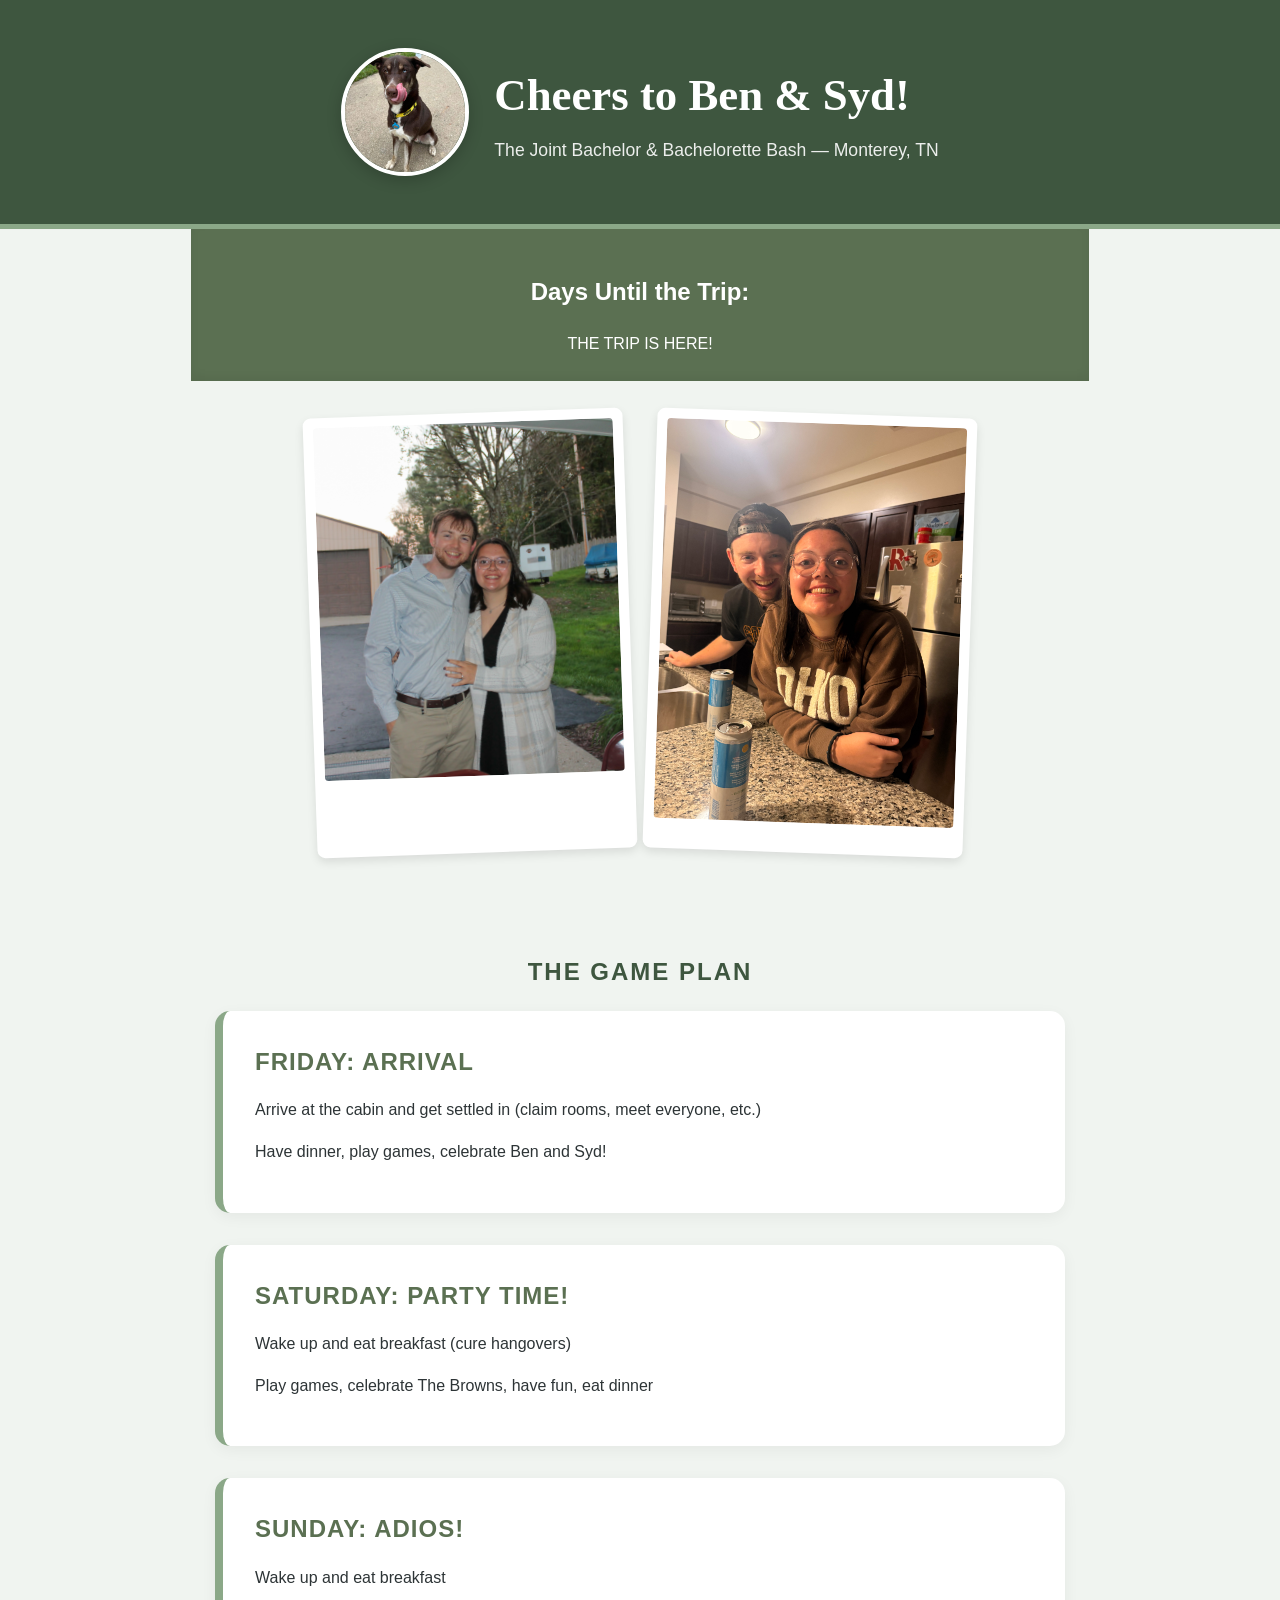
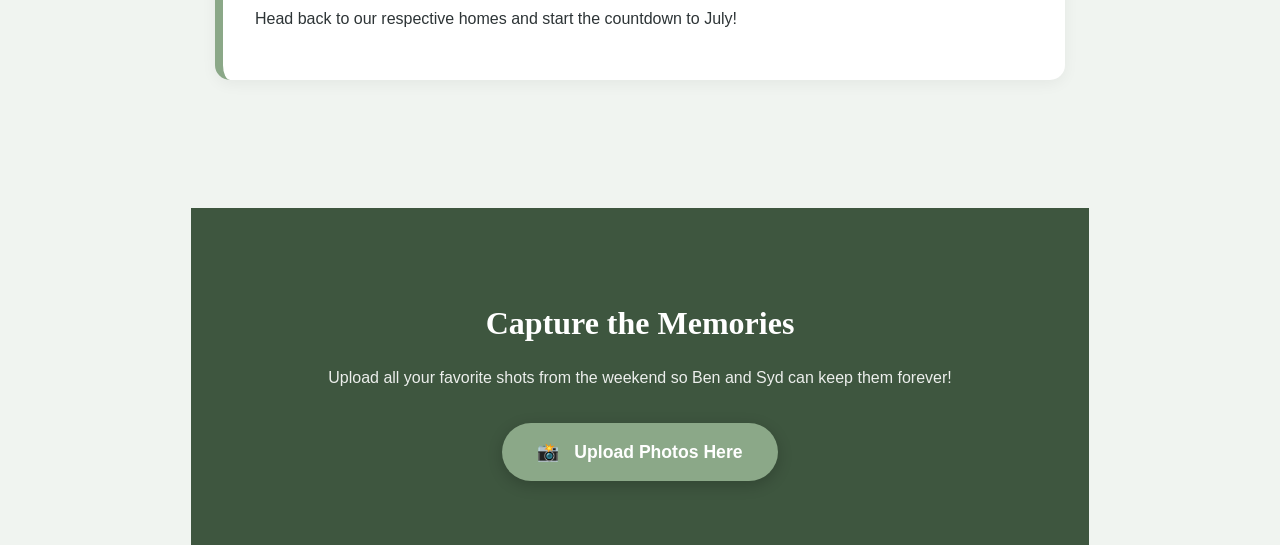
<file: index.html>
<!DOCTYPE html>
<html lang="en"> <head>
    <meta charset="UTF-8">
    <meta name="viewport" content="width=device-width, initial-scale=1.0">
    <title>The Browns Bach Trip</title>
    <link rel="stylesheet" href="style.css">
</head>

<body>

<header>
    <div class="header-content">
        <img src="dog.jpg" alt="Ben and Syd's Pup" class="header-dog-img">
        <div class="header-text">
            <h1>Cheers to Ben & Syd!</h1>
            <p>The Joint Bachelor & Bachelorette Bash — Monterey, TN</p>
        </div>
    </div>
</header>

<section id="countdown-container">
    <h2>Days Until the Trip:</h2>
    <div id="timer">
        <span id="days">00</span> days
        <span id="hours">00</span> hours
        <span id="minutes">00</span> minutes
    </div>
</section>

<section id="couple-photos">
    <div class="photo-grid">
        <div class="photo-card">
            <img src="syd-ben-1.jpg" alt="Syd and Ben 1">
        </div>
        <div class="photo-card">
            <img src="syd-ben-2.jpg" alt="Syd and Ben 2">
        </div>
    </div>
</section>

<section id="itinerary">
    <h2>The Game Plan</h2>

    <div class="day">
        <h3>Friday: Arrival</h3>
        <p>Arrive at the cabin and get settled in (claim rooms, meet everyone, etc.)</p>
        <p>Have dinner, play games, celebrate Ben and Syd!</p>
    </div>

    <div class="day">
        <h3>Saturday: Party Time!</h3>
        <p>Wake up and eat breakfast (cure hangovers)</p>
        <p>Play games, celebrate The Browns, have fun, eat dinner</p>
    </div>

    <div class="day">
        <h3>Sunday: Adios!</h3>
        <p>Wake up and eat breakfast</p>
        <p>Head back to our respective homes and start the countdown to July!</p>
    </div>
</section>

<script>
    // Set the date we're counting down to
    const tripDate = new Date("March 20, 2026 16:00:00").getTime();

    const countdown = setInterval(function() {
        const now = new Date().getTime();
        const distance = tripDate - now;

        const days = Math.floor(distance / (1000 * 60 * 60 * 24));
        const hours = Math.floor((distance % (1000 * 60 * 60 * 24)) / (1000 * 60 * 60));
        const minutes = Math.floor((distance % (1000 * 60 * 60)) / (1000 * 60));

        // These now match the updated IDs above
        document.getElementById("days").innerHTML = days;
        document.getElementById("hours").innerHTML = hours;
        document.getElementById("minutes").innerHTML = minutes;

        if (distance < 0) {
            clearInterval(countdown);
            document.getElementById("timer").innerHTML = "THE TRIP IS HERE!";
        }
    }, 1000);
</script>

<section id="photo-dump">
    <div class="dump-container">
        <h2>Capture the Memories</h2>
        <p>Upload all your favorite shots from the weekend so Ben and Syd can keep them forever!</p>
        
        <a href="https://drive.google.com/drive/folders/1cnoOpJpGDnfG0YMku8oeXknahmPwApWv?usp=drive_link" class="upload-button" target="_blank">
            <span>📸</span> Upload Photos Here
        </a>
    </div>
</section>

</body>
</html>
</file>
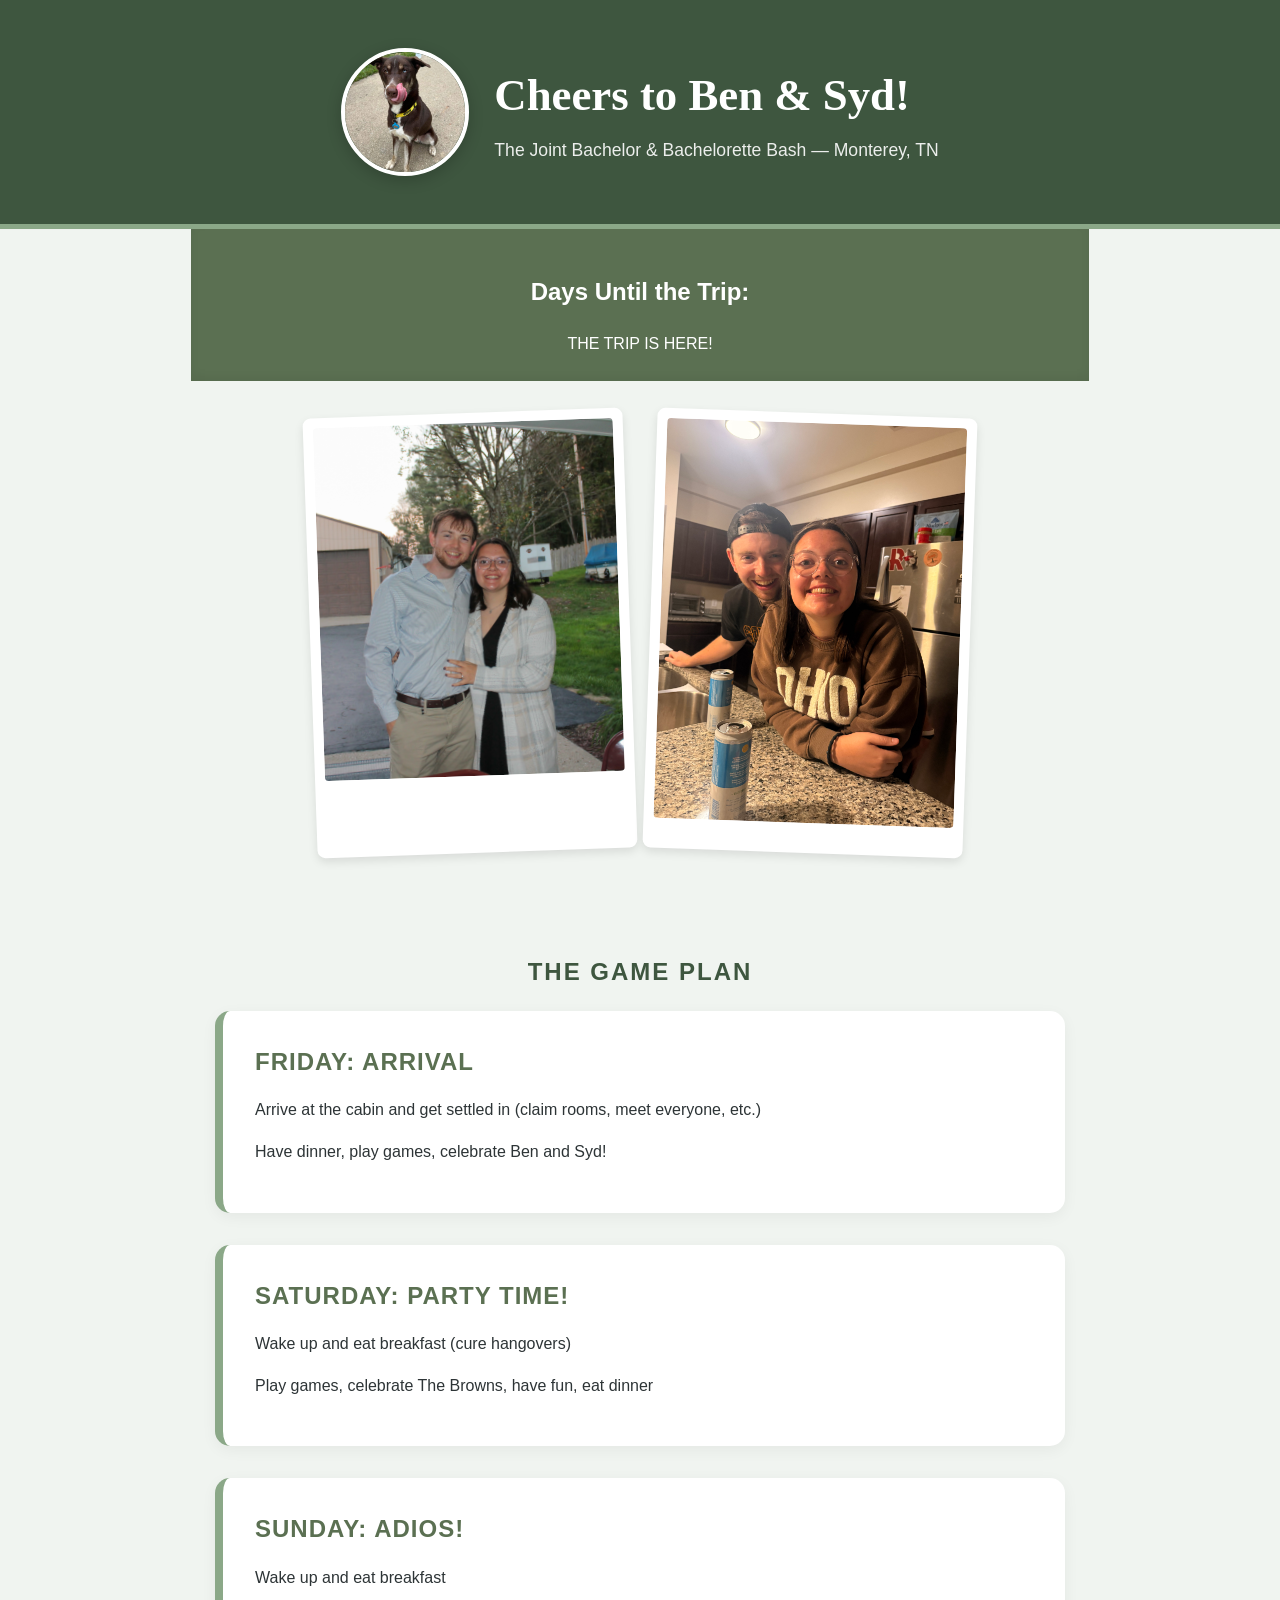
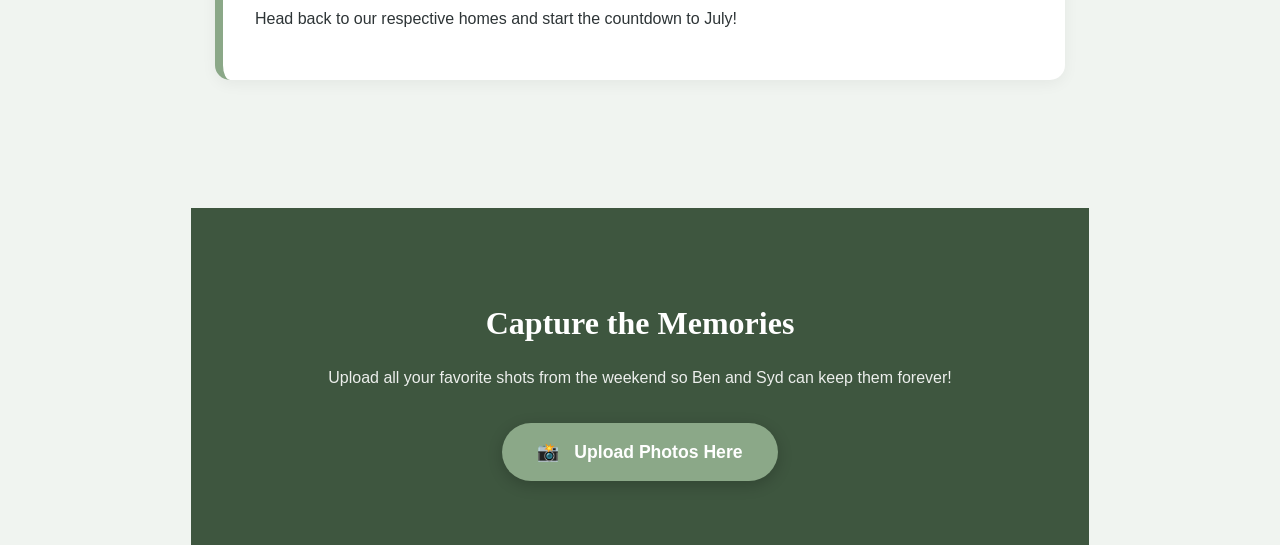
<file: thebrowns.html>
<!DOCTYPE html>
<html lang="en"> <head>
    <meta charset="UTF-8">
    <meta name="viewport" content="width=device-width, initial-scale=1.0">
    <title>The Browns Bach Trip</title>
    <link rel="stylesheet" href="style.css">
</head>

<body>

<header>
    <div class="header-content">
        <img src="dog.jpg" alt="Ben and Syd's Pup" class="header-dog-img">
        <div class="header-text">
            <h1>Cheers to Ben & Syd!</h1>
            <p>The Joint Bachelor & Bachelorette Bash — Monterey, TN</p>
        </div>
    </div>
</header>

<section id="countdown-container">
    <h2>Days Until the Trip:</h2>
    <div id="timer">
        <span id="days">00</span> days
        <span id="hours">00</span> hours
        <span id="minutes">00</span> minutes
    </div>
</section>

<section id="couple-photos">
    <div class="photo-grid">
        <div class="photo-card">
            <img src="syd-ben-1.jpg" alt="Syd and Ben 1">
        </div>
        <div class="photo-card">
            <img src="syd-ben-2.jpg" alt="Syd and Ben 2">
        </div>
    </div>
</section>

<section id="itinerary">
    <h2>The Game Plan</h2>

    <div class="day">
        <h3>Friday: Arrival</h3>
        <p>Arrive at the cabin and get settled in (claim rooms, meet everyone, etc.)</p>
        <p>Have dinner, play games, celebrate Ben and Syd!</p>
    </div>

    <div class="day">
        <h3>Saturday: Party Time!</h3>
        <p>Wake up and eat breakfast (cure hangovers)</p>
        <p>Play games, celebrate The Browns, have fun, eat dinner</p>
    </div>

    <div class="day">
        <h3>Sunday: Adios!</h3>
        <p>Wake up and eat breakfast</p>
        <p>Head back to our respective homes and start the countdown to July!</p>
    </div>
</section>

<script>
    // Set the date we're counting down to
    const tripDate = new Date("March 20, 2026 16:00:00").getTime();

    const countdown = setInterval(function() {
        const now = new Date().getTime();
        const distance = tripDate - now;

        const days = Math.floor(distance / (1000 * 60 * 60 * 24));
        const hours = Math.floor((distance % (1000 * 60 * 60 * 24)) / (1000 * 60 * 60));
        const minutes = Math.floor((distance % (1000 * 60 * 60)) / (1000 * 60));

        // These now match the updated IDs above
        document.getElementById("days").innerHTML = days;
        document.getElementById("hours").innerHTML = hours;
        document.getElementById("minutes").innerHTML = minutes;

        if (distance < 0) {
            clearInterval(countdown);
            document.getElementById("timer").innerHTML = "THE TRIP IS HERE!";
        }
    }, 1000);
</script>

<section id="photo-dump">
    <div class="dump-container">
        <h2>Capture the Memories</h2>
        <p>Upload all your favorite shots from the weekend so Ben and Syd can keep them forever!</p>
        
        <a href="https://drive.google.com/drive/folders/1cnoOpJpGDnfG0YMku8oeXknahmPwApWv?usp=drive_link" class="upload-button" target="_blank">
            <span>📸</span> Upload Photos Here
        </a>
    </div>
</section>

</body>
</html>
</file>
<file: style.css>
/* Earthy Green Theme */
body {
    font-family: 'Segoe UI', Tahoma, Geneva, Verdana, sans-serif;
    line-height: 1.6;
    margin: 0;
    padding: 0;
    color: #2d3436; /* Soft charcoal for readability */
    background-color: #f0f4f0; /* Very pale sage background */
}

header {
    background: #3e563f; /* Deep Forest Green */
    color: #ffffff;
    padding: 4rem 1rem;
    text-align: center;
    border-bottom: 5px solid #8ba888; /* Sage accent border */
}

header h1 {
    font-family: 'Georgia', serif; /* A more elegant font for the names */
    margin: 0;
    font-size: 2.5rem;
}

#countdown-container {
    text-align: center;
    background: #5b7052; /* Muted Moss Green */
    color: white;
    padding: 1.5rem;
    box-shadow: inset 0 -5px 10px rgba(0,0,0,0.05);
}

#timer span {
    background: rgba(255, 255, 255, 0.15);
    padding: 8px 12px;
    border-radius: 4px;
    margin: 0 5px;
}

section {
    padding: 3rem 1.5rem;
    max-width: 850px;
    margin: auto;
}

.day {
    background-color: #ffffff; /* Crisp white for the itinerary boxes */
    color: #2d3436;
    margin-bottom: 2rem;
    padding: 2rem;
    border-radius: 15px;
    border-left: 8px solid #8ba888; /* Sage accent stripe on the side */
    box-shadow: 0 4px 15px rgba(0,0,0,0.05);
}

.day h3 {
    color: #3e563f;
    margin-top: 0;
    font-size: 1.4rem;
    text-transform: uppercase;
    letter-spacing: 1px;
}

/* Button & RSVP Form */
button {
    background: #5b7052;
    color: white;
    border: none;
    padding: 12px 24px;
    cursor: pointer;
    border-radius: 30px;
    font-weight: bold;
    transition: background 0.3s ease;
}

button:hover {
    background: #3e563f; /* Darkens on hover */
}

input, select {
    padding: 12px;
    border: 1px solid #ccd5cc;
    border-radius: 8px;
    margin-bottom: 10px;
}
#itinerary h2 {
    color: #3e563f; /* Dark Forest Green */
    text-align: center;
    text-transform: uppercase;
    letter-spacing: 2px;
}
#couple-photos {
    padding: 2rem 1rem;
    background-color: #f0f4f0; /* Matches your pale sage background */
}

.photo-grid {
    display: flex;
    justify-content: center;
    gap: 20px;
    flex-wrap: wrap; /* Keeps it looking good on phones */
}

.photo-card {
    background: white;
    padding: 10px 10px 30px 10px; /* Thicker bottom for that Polaroid look */
    border-radius: 8px;
    box-shadow: 0 4px 10px rgba(0,0,0,0.1);
    transform: rotate(-2deg); /* Adds a cute, casual tilt */
}

/* Tilts the second photo the other way for variety */
.photo-card:nth-child(even) {
    transform: rotate(2deg);
}

.photo-card img {
    width: 100%;
    max-width: 300px; /* Keeps them from getting too huge */
    height: auto;
    border-radius: 4px;
    display: block;
}

.day h3 {
    color: #5b7052; /* Muted Moss Green */
    margin-bottom: 10px;
    font-size: 1.5rem; /* This makes them nice and legible */
}
#photo-dump {
    background-color: #3e563f; /* Deep Forest Green */
    color: white;
    padding: 4rem 1.5rem;
    text-align: center;
    margin-top: 3rem;
}

.dump-container h2 {
    font-family: 'Georgia', serif;
    font-size: 2rem;
    margin-bottom: 1rem;
}

.dump-container p {
    margin-bottom: 2rem;
    opacity: 0.9;
}

.upload-button {
    display: inline-block;
    background-color: #8ba888; /* Sage Green */
    color: #ffffff;
    padding: 15px 35px;
    text-decoration: none;
    border-radius: 50px;
    font-weight: bold;
    font-size: 1.1rem;
    transition: transform 0.3s ease, background-color 0.3s ease;
    box-shadow: 0 4px 15px rgba(0,0,0,0.2);
}

.upload-button:hover {
    background-color: #5b7052; /* Darkens to Moss on hover */
    transform: translateY(-3px); /* Cute little lift effect */
}

.upload-button span {
    margin-right: 10px;
}
header {
    background: #3e563f; /* Deep Forest Green */
    color: #ffffff;
    padding: 3rem 1rem;
    display: flex;
    justify-content: center; /* Centers everything */
    align-items: center;
}

.header-content {
    display: flex;
    align-items: center;
    gap: 25px; /* Space between the dog and the text */
    max-width: 900px;
    text-align: left; /* Aligns text to the left of the container */
}

.header-dog-img {
    width: 120px;
    height: 120px;
    border-radius: 50%; /* Makes it a perfect circle */
    border: 4px solid #ffffff; /* Adds that crisp white "frame" */
    object-fit: cover; /* Prevents the photo from looking squished */
    box-shadow: 0 4px 15px rgba(0,0,0,0.2);
}

.header-text h1 {
    font-family: 'Georgia', serif;
    margin: 0;
    font-size: 2.8rem;
}

.header-text p {
    margin: 5px 0 0 0;
    font-size: 1.1rem;
    opacity: 0.9;
}

/* Mobile Tweak: Stacks them vertically on small screens */
@media (max-width: 600px) {
    .header-content {
        flex-direction: column;
        text-align: center;
    }
}
</file>
